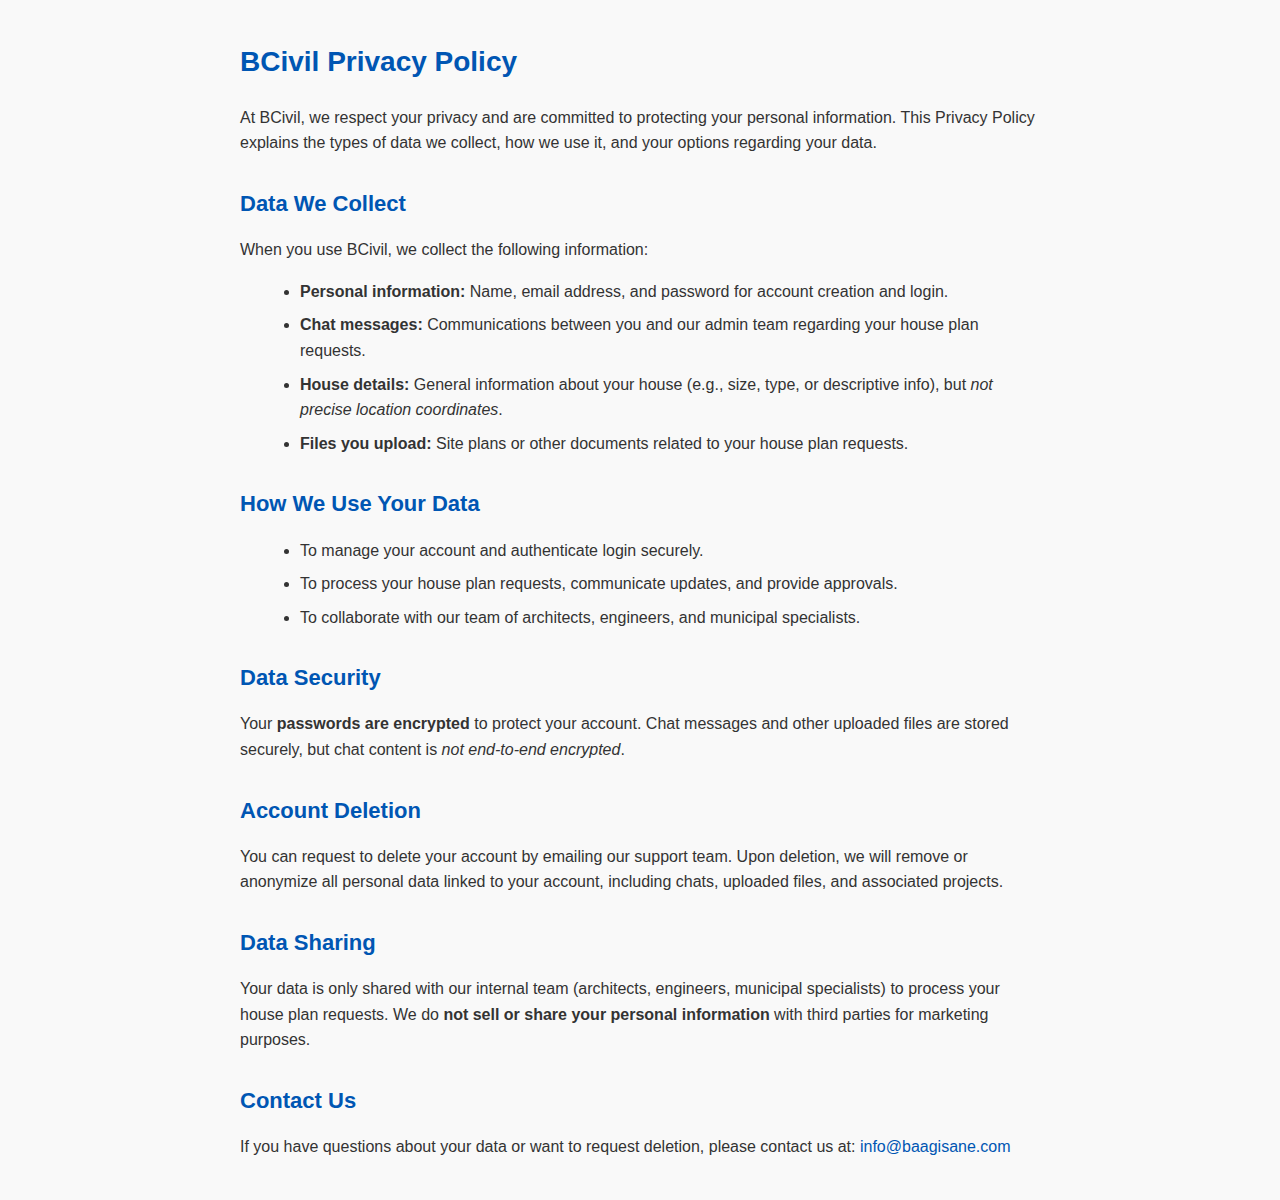
<file: privacy.html>
<!DOCTYPE html>
<html lang="en">
  <head>
    <meta charset="UTF-8" />
    <meta name="viewport" content="width=device-width, initial-scale=1.0" />
    <title>BCivil Privacy Policy</title>
    <style>
      body {
        font-family: Arial, sans-serif;
        line-height: 1.6;
        color: #333;
        max-width: 800px;
        margin: 40px auto;
        padding: 0 20px;
        background-color: #f9f9f9;
      }
      h1,
      h2 {
        color: #0056b3;
      }
      h1 {
        font-size: 28px;
        margin-bottom: 20px;
      }
      h2 {
        font-size: 22px;
        margin-top: 30px;
        margin-bottom: 10px;
      }
      p {
        margin-bottom: 15px;
      }
      ul {
        margin-left: 20px;
        margin-bottom: 15px;
      }
      li {
        margin-bottom: 8px;
      }
      a {
        color: #0056b3;
        text-decoration: none;
      }
      a:hover {
        text-decoration: underline;
      }
      .highlight {
        font-weight: bold;
      }
    </style>
  </head>
  <body>
    <h1>BCivil Privacy Policy</h1>

    <p>
      At BCivil, we respect your privacy and are committed to protecting your
      personal information. This Privacy Policy explains the types of data we
      collect, how we use it, and your options regarding your data.
    </p>

    <h2>Data We Collect</h2>
    <p>When you use BCivil, we collect the following information:</p>
    <ul>
      <li>
        <span class="highlight">Personal information:</span> Name, email
        address, and password for account creation and login.
      </li>
      <li>
        <span class="highlight">Chat messages:</span> Communications between you
        and our admin team regarding your house plan requests.
      </li>
      <li>
        <span class="highlight">House details:</span> General information about
        your house (e.g., size, type, or descriptive info), but
        <em>not precise location coordinates</em>.
      </li>
      <li>
        <span class="highlight">Files you upload:</span> Site plans or other
        documents related to your house plan requests.
      </li>
    </ul>

    <h2>How We Use Your Data</h2>
    <ul>
      <li>To manage your account and authenticate login securely.</li>
      <li>
        To process your house plan requests, communicate updates, and provide
        approvals.
      </li>
      <li>
        To collaborate with our team of architects, engineers, and municipal
        specialists.
      </li>
    </ul>

    <h2>Data Security</h2>
    <p>
      Your <span class="highlight">passwords are encrypted</span> to protect
      your account. Chat messages and other uploaded files are stored securely,
      but chat content is <em>not end-to-end encrypted</em>.
    </p>

    <h2>Account Deletion</h2>
    <p>
      You can request to delete your account by emailing our support team. Upon
      deletion, we will remove or anonymize all personal data linked to your
      account, including chats, uploaded files, and associated projects.
    </p>

    <h2>Data Sharing</h2>
    <p>
      Your data is only shared with our internal team (architects, engineers,
      municipal specialists) to process your house plan requests. We do
      <span class="highlight">not sell or share your personal information</span>
      with third parties for marketing purposes.
    </p>

    <h2>Contact Us</h2>
    <p>
      If you have questions about your data or want to request deletion, please
      contact us at: <a href="mailto:info@baagisane.com">info@baagisane.com</a>
    </p>
  </body>
</html>
</file>
